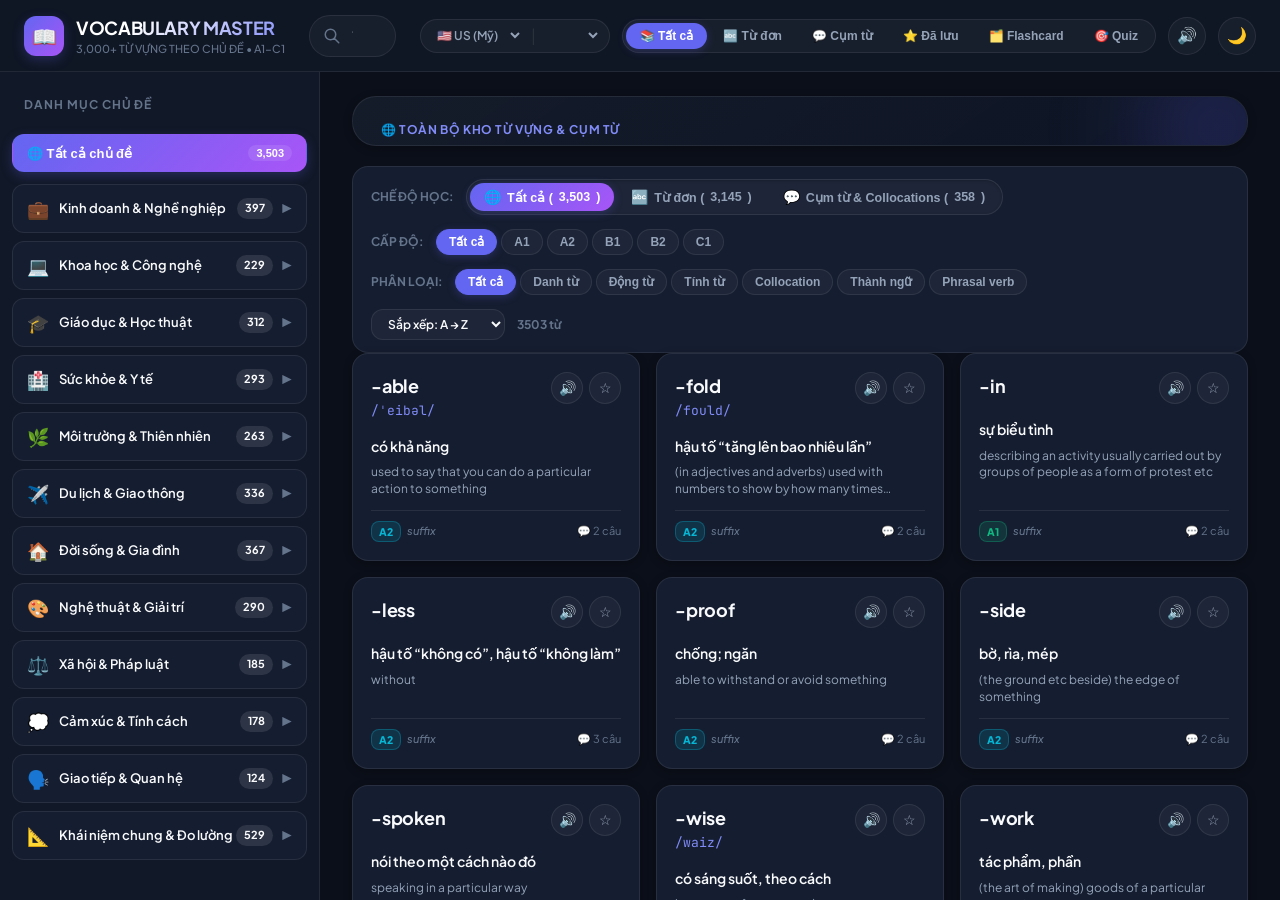
<file: index.html>
<!DOCTYPE html>
<html lang="vi">
<head>
  <meta charset="UTF-8">
  <meta name="viewport" content="width=device-width, initial-scale=1.0">
  <title>Vocabulary Master - 3,000 Từ Vựng Tiếng Anh Theo Chủ Đề (A1 - C1)</title>
  <meta name="description" content="Nền tảng học 3,000 từ vựng tiếng Anh Oxford & Cambridge theo chủ đề, kèm phiên âm chuẩn IPA, phát âm giọng bản xứ và câu ví dụ thường dùng có dịch nghĩa.">
  
  <!-- Modern Typography Fonts -->
  <link rel="preconnect" href="https://fonts.googleapis.com">
  <link rel="preconnect" href="https://fonts.gstatic.com" crossorigin>
  <link href="https://fonts.googleapis.com/css2?family=JetBrains+Mono:wght@400;500;600&family=Plus+Jakarta+Sans:wght@400;500;600;700;800&display=swap" rel="stylesheet">
  
  <link rel="stylesheet" href="vocab-app.css">
</head>
<body>
  <div class="app-container">
    <!-- APP HEADER -->
    <header class="app-header">
      <div class="header-left">
        <button class="btn-toggle-sidebar" id="btnToggleSidebar" title="Mở danh mục chủ đề">
          ☰
        </button>
        <a href="#" class="brand-badge" id="brandHomeLink">
          <div class="brand-logo-icon">📖</div>
          <div class="brand-text">
            <h1>VOCABULARY MASTER</h1>
            <p>3,000+ TỪ VỰNG THEO CHỦ ĐỀ &bull; A1-C1</p>
          </div>
        </a>
      </div>

      <!-- Live Search Bar -->
      <div class="header-center">
        <div class="search-box">
          <svg fill="none" stroke="currentColor" viewBox="0 0 24 24">
            <path stroke-linecap="round" stroke-linejoin="round" stroke-width="2" d="M21 21l-6-6m2-5a7 7 0 11-14 0 7 7 0 0114 0z"></path>
          </svg>
          <input type="text" id="searchInput" class="search-input" placeholder="Tìm kiếm từ vựng (tiếng Anh hoặc nghĩa tiếng Việt)..." autocomplete="off">
          <button class="btn-clear-search" id="btnClearSearch" title="Xóa tìm kiếm">✕</button>
        </div>
      </div>

      <div class="header-right">
        <!-- Audio Accent & Speed Selector -->
        <div class="audio-controls" title="Cài đặt phát âm">
          <select id="voiceSelect" class="select-voice" title="Chọn giọng đọc">
            <option value="en-US">🇺🇸 US (Mỹ)</option>
            <option value="en-GB">🇬🇧 UK (Anh)</option>
          </select>
          <span style="color:var(--border-subtle);">|</span>
          <select id="speedSelect" class="select-speed" title="Tốc độ phát âm">
            <option value="0.8">0.8x</option>
            <option value="1.0" selected>1.0x</option>
            <option value="1.2">1.2x</option>
          </select>
        </div>

        <!-- View Modes (Browse, Starred, Flashcards, Quiz) -->
        <!-- View Modes (Browse, Starred, Flashcards, Quiz) -->
        <div class="view-tabs">
          <button class="view-tab-btn active" data-view="browse" id="tabBrowseAll" title="Xem tất cả từ vựng và cụm từ">
            📚 Tất cả
          </button>
          <button class="view-tab-btn" data-view="words" id="tabOnlyWords" title="Chế độ chỉ xem Từ đơn">
            🔤 Từ đơn
          </button>
          <button class="view-tab-btn" data-view="phrases" id="tabOnlyPhrases" title="Chế độ chỉ xem Cụm từ, Collocations & Idioms">
            💬 Cụm từ
          </button>
          <button class="view-tab-btn" data-view="starred" title="Từ vựng đã lưu">
            ⭐ Đã lưu
          </button>
          <button class="view-tab-btn" data-view="flashcards" title="Thẻ ghi nhớ Flashcard">
            🗂️ Flashcard
          </button>
          <button class="view-tab-btn" data-view="quiz" title="Luyện tập trắc nghiệm">
            🎯 Quiz
          </button>
        </div>

        <!-- Sound Effects Toggle -->
        <button class="icon-btn" id="soundToggleBtn" title="Bật/Tắt âm thanh hiệu ứng">
          🔊
        </button>

        <!-- Dark/Light Theme Toggle -->
        <button class="icon-btn" id="themeToggleBtn" title="Chuyển đổi giao diện Sáng / Tối">
          🌙
        </button>
      </div>
    </header>

    <!-- MAIN APP WRAPPER -->
    <div class="main-wrapper">
      <!-- SIDEBAR: TOPIC CATEGORIES ACCORDION -->
      <aside class="sidebar" id="sidebar">
        <div class="sidebar-header">
          <span class="sidebar-title">Danh Mục Chủ Đề</span>
        </div>

        <button class="all-topics-btn active" id="allTopicsBtn">
          <span>🌐 Tất cả chủ đề</span>
          <span class="count-badge" id="allTopicsCount">3,503</span>
        </button>

        <div id="topicAccordionContainer" style="display:flex; flex-direction:column; gap:8px;">
          <!-- Topic groups loaded dynamically -->
        </div>
      </aside>

      <!-- CONTENT AREA -->
      <main class="content-area">
        <!-- TOPIC BANNER -->
        <section class="topic-banner">
          <div class="banner-content">
            <div class="banner-eyebrow" id="bannerEyebrow">
              🌐 TOÀN BỘ KHO TỪ VỰNG & CỤM TỪ
            </div>
            <h2 class="banner-title" id="bannerTitle">
              3,500+ Từ Vựng & Cụm Từ Theo Chủ Đề (A1 - C1)
            </h2>
            <p class="banner-desc" id="bannerDesc">
              Tuyển tập toàn diện hơn 3,500 từ vựng cốt lõi và cụm từ thực tế (collocations, idioms, phrasal verbs) Oxford & Cambridge, phân loại theo chủ đề, kèm phiên âm chuẩn IPA, audio và câu ví dụ thông dụng.
            </p>
          </div>
        </section>

        <!-- BROWSE / STARRED VIEW PANEL -->
        <div class="view-panel active" id="browseViewPanel">
          <!-- FILTER & TOOLBAR -->
          <div class="filter-toolbar">
            <!-- Mode Selector (All vs Single Words vs Phrases) -->
            <div class="filter-group mode-filter-group">
              <span class="filter-label">Chế độ học:</span>
              <div class="mode-segmented-control" id="vocabModePills">
                <button class="mode-pill active" data-mode="all" title="Xem tất cả từ đơn và cụm từ">
                  <span class="mode-icon">🌐</span> Tất cả (<span id="modeCountAll">3,503</span>)
                </button>
                <button class="mode-pill" data-mode="words" title="Chỉ học từ vựng riêng lẻ">
                  <span class="mode-icon">🔤</span> Từ đơn (<span id="modeCountWords">3,145</span>)
                </button>
                <button class="mode-pill" data-mode="phrases" title="Chế độ học cụm từ, collocations & idioms thực tế">
                  <span class="mode-icon">💬</span> Cụm từ & Collocations (<span id="modeCountPhrases">358</span>)
                </button>
              </div>
            </div>

            <div class="filter-group">
              <span class="filter-label">Cấp độ:</span>
              <div class="filter-pills" id="levelFilterPills">
                <button class="filter-pill active" data-level="all">Tất cả</button>
                <button class="filter-pill" data-level="A1">A1</button>
                <button class="filter-pill" data-level="A2">A2</button>
                <button class="filter-pill" data-level="B1">B1</button>
                <button class="filter-pill" data-level="B2">B2</button>
                <button class="filter-pill" data-level="C1">C1</button>
              </div>
            </div>

            <div class="filter-group">
              <span class="filter-label">Phân loại:</span>
              <div class="filter-pills" id="posFilterPills">
                <button class="filter-pill active" data-pos="all">Tất cả</button>
                <button class="filter-pill" data-pos="noun">Danh từ</button>
                <button class="filter-pill" data-pos="verb">Động từ</button>
                <button class="filter-pill" data-pos="adjective">Tính từ</button>
                <button class="filter-pill" data-pos="collocation">Collocation</button>
                <button class="filter-pill" data-pos="idiom">Thành ngữ</button>
                <button class="filter-pill" data-pos="phrasal verb">Phrasal verb</button>
              </div>
            </div>

            <div class="filter-right">
              <select id="sortSelect" class="sort-select">
                <option value="az">Sắp xếp: A &rarr; Z</option>
                <option value="za">Sắp xếp: Z &rarr; A</option>
                <option value="level-asc">Cấp độ: A1 &rarr; C1</option>
                <option value="level-desc">Cấp độ: C1 &rarr; A1</option>
              </select>
              <span class="result-count-badge" id="resultCountBadge">0 mục</span>
            </div>
          </div>

          <!-- VOCABULARY CARDS GRID -->
          <div class="vocab-grid" id="vocabGrid">
            <!-- Word cards rendered here -->
          </div>

          <!-- EMPTY STATE -->
          <div class="empty-state" id="emptyState" style="display: none;">
            <div class="empty-icon">🔍</div>
            <h3 class="empty-title">Không tìm thấy từ vựng phù hợp</h3>
            <p class="empty-desc">Hãy thử thay đổi từ khóa tìm kiếm hoặc bỏ bớt các bộ lọc cấp độ / từ loại.</p>
          </div>
        </div>

        <!-- FLASHCARDS VIEW PANEL -->
        <div class="view-panel" id="flashcardsViewPanel">
          <div class="flashcard-container">
            <div class="flashcard-progress">
              <span id="flashcardProgressText">Thẻ 1 / 100</span>
              <span style="font-size:12px; color:var(--text-muted);">Bấm vào thẻ hoặc phím cách để lật</span>
            </div>

            <div class="flashcard-scene">
              <div class="flashcard" id="flashcardElem">
                <!-- Front Side -->
                <div class="card-face card-face-front">
                  <div style="display:flex; gap:8px; margin-bottom:12px;">
                    <span class="badge-level level-b1" id="flashcardLevel">B1</span>
                    <span class="badge-pos" id="flashcardPos">noun</span>
                  </div>
                  <h2 style="font-size:36px; font-weight:800; color:var(--text-main);" id="flashcardWord">Word</h2>
                  <p style="font-size:16px; color:var(--primary-light); font-family:var(--font-mono); margin: 8px 0 20px 0;" id="flashcardIpa">/wɜːd/</p>
                  <button class="btn-ctrl" id="btnFlashcardAudio">🔊 Phát âm</button>
                  <span class="card-flip-hint">👆 Chạm hoặc nhấn để xem nghĩa & ví dụ</span>
                </div>

                <!-- Back Side -->
                <div class="card-face card-face-back">
                  <div>
                    <h3 style="font-size:20px; font-weight:700; color:var(--text-main);" id="flashcardMeaning">Nghĩa tiếng Việt</h3>
                    <p style="font-size:13.5px; color:var(--text-secondary); margin-top:6px;" id="flashcardDef">English definition</p>
                  </div>
                  <div style="width:100%; text-align:left; background:var(--bg-surface); padding:14px; border-radius:var(--radius-md); border:1px solid var(--border-subtle);" id="flashcardExamples">
                    <!-- Examples -->
                  </div>
                  <span class="card-flip-hint">👆 Chạm để quay lại mặt trước</span>
                </div>
              </div>
            </div>

            <!-- Flashcard Controls -->
            <div class="flashcard-controls">
              <button class="btn-ctrl" id="btnPrevFlashcard">◀ Thẻ trước</button>
              <button class="btn-ctrl btn-primary" id="btnFlipCard">🔄 Lật thẻ</button>
              <button class="btn-ctrl" id="btnNextFlashcard">Thẻ sau ▶</button>
            </div>
          </div>
        </div>

        <!-- QUIZ VIEW PANEL -->
        <div class="view-panel" id="quizViewPanel">
          <div class="quiz-container">
            <div class="quiz-card-box">
              <div style="display:flex; justify-content:space-between; align-items:center;">
                <span style="font-size:13px; font-weight:700; color:var(--primary-light);" id="quizProgressText">Câu hỏi 1 / 10</span>
                <span style="font-size:13px; font-weight:700; color:var(--success);" id="quizScoreText">Điểm: 0</span>
              </div>

              <div>
                <h2 style="font-size:32px; font-weight:800; color:var(--text-main);" id="quizQuestionWord">abandon</h2>
                <div style="display:flex; align-items:center; gap:8px; margin-top:4px;">
                  <span style="font-size:14px; color:var(--primary-light); font-family:var(--font-mono);" id="quizQuestionIpa">/əˈbæn.dən/</span>
                  <span style="font-size:13px; color:var(--text-muted);" id="quizQuestionPos">(verb)</span>
                </div>
              </div>

              <div class="quiz-options" id="quizOptionsContainer">
                <!-- 4 Options Rendered Here -->
              </div>

              <button class="btn-ctrl btn-primary" style="margin-left:auto; display:none;" id="btnNextQuiz">
                Câu tiếp theo ▶
              </button>
            </div>
          </div>
        </div>

      </main>
    </div>

    <!-- WORD DETAIL DRAWER -->
    <div class="drawer-overlay" id="drawerOverlay">
      <div class="word-drawer" id="wordDrawer">
        <!-- Drawer Header -->
        <div class="drawer-header">
          <div class="drawer-nav-btns">
            <button class="btn-drawer-nav" id="btnPrevWord" title="Từ trước">◀ Trước</button>
            <button class="btn-drawer-nav" id="btnNextWord" title="Từ tiếp theo">Sau ▶</button>
          </div>
          <button class="btn-close-drawer" id="btnCloseDrawer" title="Đóng cửa sổ">✕</button>
        </div>

        <!-- Drawer Body -->
        <div class="drawer-body">
          <!-- Word Hero Box -->
          <div class="drawer-word-hero">
            <div class="hero-word-row">
              <h2 class="hero-word" id="drawerWord">abandon</h2>
              <div style="display:flex; align-items:center; gap:10px;">
                <button class="btn-card-star" id="btnDrawerStar" style="width:40px; height:40px; font-size:18px;" title="Lưu từ này">☆</button>
                <button class="btn-hero-audio" id="btnHeroAudio" title="Nghe phát âm từ này">🔊</button>
              </div>
            </div>

            <div class="hero-meta">
              <span class="hero-ipa" id="drawerIpa">/əˈbæn.dən/</span>
              <span class="badge-level level-b2" id="drawerLevelBadge">B2</span>
              <span class="badge-pos" id="drawerPosBadge">verb</span>
              <span class="badge-pos" id="drawerTopicTag" style="font-style:normal; background:var(--bg-surface); padding:2px 8px; border-radius:var(--radius-sm); border:1px solid var(--border-subtle);">📌 Chủ đề</span>
            </div>

            <div class="hero-meaning-vi" id="drawerMeaningVi">từ bỏ, bỏ rơi</div>
            <div class="hero-def-en" id="drawerDefEn">to leave a place, thing, or person forever; to stop doing something before finishing</div>
          </div>

          <!-- Synonyms Section -->
          <div class="synonyms-section" id="synonymsContainer">
            <span class="section-label">Từ đồng nghĩa (Synonyms):</span>
            <div class="synonyms-pills" id="synonymsList">
              <!-- Synonyms pills -->
            </div>
          </div>

          <!-- Practical Example Sentences Section -->
          <div class="examples-section">
            <span class="section-label">💬 Câu ví dụ thường sử dụng (2-3 câu / từ):</span>
            <div id="examplesContainer" style="display:flex; flex-direction:column; gap:10px;">
              <!-- Example cards rendered dynamically with audio buttons -->
            </div>
          </div>
        </div>
      </div>
    </div>
  </div>

  <!-- BUNDLED VOCABULARY DATA (Works locally without CORS error) -->
  <script src="data/topics_vocab_data.js"></script>
  <!-- APPLICATION ENGINE -->
  <script src="vocab-app.js"></script>
</body>
</html>
</file>
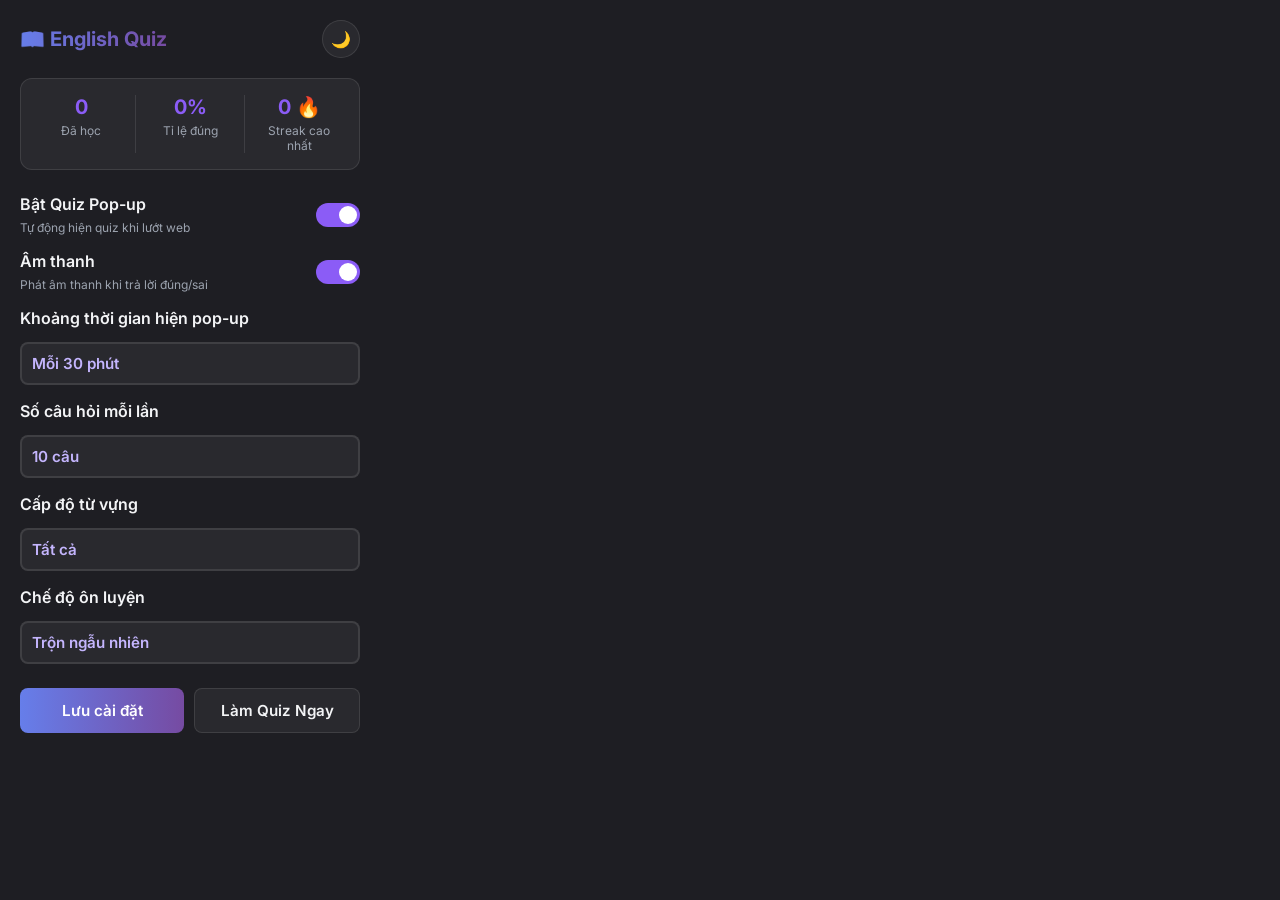
<file: popup/popup.html>
<!DOCTYPE html>
<html lang="vi">
<head>
  <meta charset="UTF-8">
  <meta name="viewport" content="width=device-width, initial-scale=1.0">
  <title>English Quiz Settings</title>
  <link rel="stylesheet" href="popup.css">
  <link href="https://fonts.googleapis.com/css2?family=Inter:wght@400;500;600;700&display=swap" rel="stylesheet">
</head>
<body class="dark-theme">
  <div class="container">
    <header>
      <div class="logo">📖 English Quiz</div>
      <div class="toggle-switch">
        <input type="checkbox" id="themeToggle">
        <label for="themeToggle" class="toggle-label" title="Toggle Light/Dark Mode">
          <span class="sun">☀️</span>
          <span class="moon">🌙</span>
        </label>
      </div>
    </header>

    <div class="stats-card">
      <div class="stat-item">
        <div class="stat-value" id="stat-total">0</div>
        <div class="stat-label">Đã học</div>
      </div>
      <div class="stat-divider"></div>
      <div class="stat-item">
        <div class="stat-value" id="stat-percent">0%</div>
        <div class="stat-label">Tỉ lệ đúng</div>
      </div>
      <div class="stat-divider"></div>
      <div class="stat-item">
        <div class="stat-value"><span id="stat-streak">0</span> 🔥</div>
        <div class="stat-label">Streak cao nhất</div>
      </div>
    </div>

    <div class="settings-section">
      <div class="setting-row">
        <div class="setting-info">
          <label for="enableToggle">Bật Quiz Pop-up</label>
          <div class="setting-desc">Tự động hiện quiz khi lướt web</div>
        </div>
        <label class="switch">
          <input type="checkbox" id="enableToggle" checked>
          <span class="slider round"></span>
        </label>
      </div>

      <div class="setting-row">
        <div class="setting-info">
          <label for="soundToggle">Âm thanh</label>
          <div class="setting-desc">Phát âm thanh khi trả lời đúng/sai</div>
        </div>
        <label class="switch">
          <input type="checkbox" id="soundToggle" checked>
          <span class="slider round"></span>
        </label>
      </div>

      <div class="setting-row">
        <label for="intervalSelect">Khoảng thời gian hiện pop-up</label>
        <select id="intervalSelect">
          <option value="5">Mỗi 5 phút</option>
          <option value="10">Mỗi 10 phút</option>
          <option value="15">Mỗi 15 phút</option>
          <option value="30" selected>Mỗi 30 phút</option>
          <option value="60">Mỗi 1 giờ</option>
          <option value="120">Mỗi 2 giờ</option>
          <option value="360">Mỗi 6 giờ</option>
          <option value="720">Mỗi 12 giờ</option>
        </select>
      </div>

      <div class="setting-row">
        <label for="questionsSelect">Số câu hỏi mỗi lần</label>
        <select id="questionsSelect">
          <option value="5">5 câu</option>
          <option value="10" selected>10 câu</option>
          <option value="20">20 câu</option>
          <option value="30">30 câu</option>
          <option value="40">40 câu</option>
          <option value="50">50 câu</option>
        </select>
      </div>
      
      <div class="setting-row">
        <label for="difficultySelect">Cấp độ từ vựng</label>
        <select id="difficultySelect">
          <option value="1">Cơ bản</option>
          <option value="2">Trung bình</option>
          <option value="3">Nâng cao</option>
          <option value="all" selected>Tất cả</option>
        </select>
      </div>

      <div class="setting-row">
        <label for="quizModeSelect">Chế độ ôn luyện</label>
        <select id="quizModeSelect">
          <option value="word">Từ vựng (Anh -> Việt)</option>
          <option value="word_reverse">Từ vựng (Việt -> Anh)</option>
          <option value="sentence">Câu (Anh -> Việt)</option>
          <option value="sentence_reverse">Câu (Việt -> Anh)</option>
          <option value="random" selected>Trộn ngẫu nhiên</option>
        </select>
      </div>
    </div>

    <div class="action-buttons">
      <button id="saveBtn" class="btn btn-primary">Lưu cài đặt</button>
      <button id="triggerBtn" class="btn btn-secondary">Làm Quiz Ngay</button>
    </div>
    
    <div id="saveStatus" class="status-msg"></div>
  </div>

  <script src="popup.js"></script>
</body>
</html>
</file>
<file: vocab-app.css>
/* ==========================================================================
   VOCABULARY MASTER - THEMATIC VOCABULARY PLATFORM (A1 - C1)
   Modern, Rich Aesthetics Design System
   ========================================================================== */

:root {
  --font-main: 'Plus Jakarta Sans', -apple-system, BlinkMacSystemFont, 'Segoe UI', Roboto, Helvetica, Arial, sans-serif;
  --font-mono: 'JetBrains Mono', 'Fira Code', monospace;

  /* Color Palette - Dark Theme Default */
  --bg-primary: #0b0f19;
  --bg-secondary: #111827;
  --bg-card: #151d30;
  --bg-card-hover: #1c2740;
  --bg-card-active: #22304f;
  --bg-surface: rgba(255, 255, 255, 0.04);
  --bg-glass: rgba(17, 24, 39, 0.85);

  --border-subtle: rgba(255, 255, 255, 0.08);
  --border-hover: rgba(99, 102, 241, 0.35);
  --border-focus: #6366f1;

  --text-main: #f9fafb;
  --text-secondary: #94a3b8;
  --text-muted: #64748b;
  --text-inverse: #0b0f19;

  /* Brand Accents */
  --primary: #6366f1;
  --primary-light: #818cf8;
  --primary-dark: #4f46e5;
  --primary-glow: rgba(99, 102, 241, 0.25);
  --gradient-primary: linear-gradient(135deg, #6366f1 0%, #a855f7 100%);
  --gradient-card: linear-gradient(145deg, rgba(30, 41, 59, 0.5) 0%, rgba(15, 23, 42, 0.7) 100%);

  /* CEFR Level Badges */
  --badge-a1: #10b981;
  --badge-a1-bg: rgba(16, 185, 129, 0.15);
  --badge-a2: #06b6d4;
  --badge-a2-bg: rgba(6, 182, 212, 0.15);
  --badge-b1: #3b82f6;
  --badge-b1-bg: rgba(59, 130, 246, 0.15);
  --badge-b2: #f59e0b;
  --badge-b2-bg: rgba(245, 158, 11, 0.15);
  --badge-c1: #ec4899;
  --badge-c1-bg: rgba(236, 72, 153, 0.15);

  /* Functional Accents */
  --success: #10b981;
  --error: #ef4444;
  --warning: #f59e0b;
  --info: #3b82f6;

  /* Elevation Shadows */
  --shadow-sm: 0 2px 8px rgba(0, 0, 0, 0.25);
  --shadow-md: 0 4px 20px rgba(0, 0, 0, 0.35);
  --shadow-lg: 0 10px 30px rgba(0, 0, 0, 0.5);
  --shadow-glow: 0 0 25px rgba(99, 102, 241, 0.2);

  --radius-sm: 8px;
  --radius-md: 12px;
  --radius-lg: 16px;
  --radius-xl: 24px;
  --radius-full: 9999px;

  --sidebar-width: 320px;
  --header-height: 72px;
  --transition-fast: 0.15s ease;
  --transition-normal: 0.25s cubic-bezier(0.4, 0, 0.2, 1);
}

/* Light Theme Variables */
body.light-theme {
  --bg-primary: #f8fafc;
  --bg-secondary: #f1f5f9;
  --bg-card: #ffffff;
  --bg-card-hover: #f8fafc;
  --bg-card-active: #eef2ff;
  --bg-surface: rgba(0, 0, 0, 0.03);
  --bg-glass: rgba(255, 255, 255, 0.9);

  --border-subtle: rgba(0, 0, 0, 0.08);
  --border-hover: rgba(99, 102, 241, 0.35);
  --border-focus: #6366f1;

  --text-main: #0f172a;
  --text-secondary: #475569;
  --text-muted: #94a3b8;
  --text-inverse: #ffffff;

  --gradient-card: linear-gradient(145deg, #ffffff 0%, #f8fafc 100%);
  --shadow-sm: 0 2px 8px rgba(0, 0, 0, 0.04);
  --shadow-md: 0 4px 20px rgba(0, 0, 0, 0.06);
  --shadow-lg: 0 10px 30px rgba(0, 0, 0, 0.1);
  --shadow-glow: 0 0 20px rgba(99, 102, 241, 0.15);
}

/* Base Reset */
*, *::before, *::after {
  box-sizing: border-box;
  margin: 0;
  padding: 0;
}

body {
  font-family: var(--font-main);
  background-color: var(--bg-primary);
  color: var(--text-main);
  line-height: 1.5;
  overflow-x: hidden;
  min-height: 100vh;
  transition: background-color var(--transition-normal), color var(--transition-normal);
}

/* Scrollbar Customization */
::-webkit-scrollbar {
  width: 8px;
  height: 8px;
}
::-webkit-scrollbar-track {
  background: var(--bg-primary);
}
::-webkit-scrollbar-thumb {
  background: rgba(255, 255, 255, 0.15);
  border-radius: var(--radius-full);
}
body.light-theme ::-webkit-scrollbar-thumb {
  background: rgba(0, 0, 0, 0.15);
}
::-webkit-scrollbar-thumb:hover {
  background: var(--primary);
}

/* ==========================================================================
   APP CONTAINER LAYOUT
   ========================================================================== */
.app-container {
  display: flex;
  flex-direction: column;
  min-height: 100vh;
}

/* HEADER */
.app-header {
  height: var(--header-height);
  background: var(--bg-glass);
  backdrop-filter: blur(12px);
  -webkit-backdrop-filter: blur(12px);
  border-bottom: 1px solid var(--border-subtle);
  position: sticky;
  top: 0;
  z-index: 50;
  display: flex;
  align-items: center;
  justify-content: space-between;
  padding: 0 24px;
}

.header-left {
  display: flex;
  align-items: center;
  gap: 16px;
}

.btn-toggle-sidebar {
  display: none;
  background: transparent;
  border: none;
  font-size: 20px;
  color: var(--text-main);
  cursor: pointer;
  padding: 8px;
  border-radius: var(--radius-sm);
}
.btn-toggle-sidebar:hover {
  background: var(--bg-surface);
}

.brand-badge {
  display: flex;
  align-items: center;
  gap: 12px;
  text-decoration: none;
  color: inherit;
}

.brand-logo-icon {
  width: 40px;
  height: 40px;
  border-radius: var(--radius-md);
  background: var(--gradient-primary);
  display: flex;
  align-items: center;
  justify-content: center;
  font-size: 20px;
  box-shadow: 0 4px 12px var(--primary-glow);
  flex-shrink: 0;
}

.brand-text h1 {
  font-size: 18px;
  font-weight: 700;
  letter-spacing: -0.02em;
  background: linear-gradient(135deg, #fff 30%, var(--primary-light) 100%);
  -webkit-background-clip: text;
  -webkit-text-fill-color: transparent;
}
body.light-theme .brand-text h1 {
  background: linear-gradient(135deg, #0f172a 30%, var(--primary) 100%);
  -webkit-background-clip: text;
  -webkit-text-fill-color: transparent;
}

.brand-text p {
  font-size: 11px;
  color: var(--text-muted);
  font-weight: 500;
}

.header-center {
  flex: 1;
  max-width: 500px;
  margin: 0 24px;
}

.search-box {
  position: relative;
  width: 100%;
}

.search-box svg {
  position: absolute;
  left: 14px;
  top: 50%;
  transform: translateY(-50%);
  width: 18px;
  height: 18px;
  color: var(--text-muted);
  pointer-events: none;
  transition: color var(--transition-fast);
}

.search-input {
  width: 100%;
  height: 42px;
  background: var(--bg-surface);
  border: 1px solid var(--border-subtle);
  border-radius: var(--radius-full);
  padding: 0 42px 0 42px;
  color: var(--text-main);
  font-size: 14px;
  font-family: inherit;
  transition: all var(--transition-fast);
}

.search-input:focus {
  outline: none;
  border-color: var(--border-focus);
  background: var(--bg-secondary);
  box-shadow: 0 0 0 3px var(--primary-glow);
}

.search-input:focus + svg {
  color: var(--primary);
}

.btn-clear-search {
  position: absolute;
  right: 12px;
  top: 50%;
  transform: translateY(-50%);
  background: transparent;
  border: none;
  color: var(--text-muted);
  font-size: 16px;
  cursor: pointer;
  display: none;
  padding: 4px;
}
.btn-clear-search:hover {
  color: var(--text-main);
}

.header-right {
  display: flex;
  align-items: center;
  gap: 12px;
}

/* Accent & Voice Control Bar */
.audio-controls {
  display: flex;
  align-items: center;
  gap: 8px;
  background: var(--bg-surface);
  border: 1px solid var(--border-subtle);
  border-radius: var(--radius-full);
  padding: 4px 8px;
}

.select-voice, .select-speed {
  background: transparent;
  border: none;
  color: var(--text-secondary);
  font-size: 12px;
  font-weight: 600;
  font-family: inherit;
  cursor: pointer;
  outline: none;
  padding: 2px 4px;
}

.select-voice option, .select-speed option {
  background: var(--bg-card);
  color: var(--text-main);
}

/* Nav View Modes */
.view-tabs {
  display: flex;
  background: var(--bg-surface);
  border: 1px solid var(--border-subtle);
  border-radius: var(--radius-full);
  padding: 3px;
  gap: 2px;
}

.view-tab-btn {
  background: transparent;
  border: none;
  color: var(--text-secondary);
  font-size: 12px;
  font-weight: 600;
  padding: 6px 14px;
  border-radius: var(--radius-full);
  cursor: pointer;
  transition: all var(--transition-fast);
  display: flex;
  align-items: center;
  gap: 6px;
}

.view-tab-btn:hover {
  color: var(--text-main);
}

.view-tab-btn.active {
  background: var(--primary);
  color: #fff;
  box-shadow: 0 2px 8px var(--primary-glow);
}

/* Theme & Sound Toggles */
.icon-btn {
  width: 38px;
  height: 38px;
  border-radius: var(--radius-full);
  background: var(--bg-surface);
  border: 1px solid var(--border-subtle);
  color: var(--text-secondary);
  display: flex;
  align-items: center;
  justify-content: center;
  cursor: pointer;
  font-size: 16px;
  transition: all var(--transition-fast);
}

.icon-btn:hover {
  background: var(--bg-card-hover);
  color: var(--text-main);
  border-color: var(--border-hover);
}

/* ==========================================================================
   MAIN CONTENT SPLIT: SIDEBAR + CONTENT
   ========================================================================== */
.main-wrapper {
  display: flex;
  flex: 1;
  position: relative;
}

/* TOPIC SIDEBAR */
.sidebar {
  width: var(--sidebar-width);
  background: var(--bg-secondary);
  border-right: 1px solid var(--border-subtle);
  overflow-y: auto;
  height: calc(100vh - var(--header-height));
  position: sticky;
  top: var(--header-height);
  flex-shrink: 0;
  padding: 16px 12px;
  display: flex;
  flex-direction: column;
  gap: 12px;
}

.sidebar-header {
  padding: 8px 12px;
  display: flex;
  align-items: center;
  justify-content: space-between;
}

.sidebar-title {
  font-size: 12px;
  text-transform: uppercase;
  letter-spacing: 0.08em;
  font-weight: 700;
  color: var(--text-muted);
}

.all-topics-btn {
  display: flex;
  align-items: center;
  justify-content: space-between;
  width: 100%;
  padding: 10px 14px;
  background: var(--bg-surface);
  border: 1px solid var(--border-subtle);
  border-radius: var(--radius-md);
  color: var(--text-main);
  font-size: 13px;
  font-weight: 600;
  cursor: pointer;
  transition: all var(--transition-fast);
}

.all-topics-btn:hover {
  background: var(--bg-card-hover);
  border-color: var(--border-hover);
}

.all-topics-btn.active {
  background: var(--gradient-primary);
  border-color: transparent;
  color: #fff;
  box-shadow: 0 4px 12px var(--primary-glow);
}

.count-badge {
  font-size: 11px;
  padding: 2px 8px;
  border-radius: var(--radius-full);
  background: rgba(255, 255, 255, 0.1);
  color: inherit;
  font-weight: 700;
}

/* Topic Accordion Groups */
.topic-group-item {
  border: 1px solid var(--border-subtle);
  border-radius: var(--radius-md);
  overflow: hidden;
  background: var(--bg-card);
  transition: border-color var(--transition-fast);
}

.topic-group-item:hover {
  border-color: var(--border-hover);
}

.topic-group-header {
  display: flex;
  align-items: center;
  justify-content: space-between;
  padding: 10px 14px;
  cursor: pointer;
  user-select: none;
  background: transparent;
  transition: background var(--transition-fast);
}

.topic-group-header:hover {
  background: var(--bg-surface);
}

.group-title-wrap {
  display: flex;
  align-items: center;
  gap: 10px;
}

.group-icon {
  font-size: 18px;
}

.group-name {
  font-size: 13px;
  font-weight: 600;
  color: var(--text-main);
}

.group-arrow {
  font-size: 12px;
  color: var(--text-muted);
  transition: transform var(--transition-normal);
}

.topic-group-item.open .group-arrow {
  transform: rotate(90deg);
}

.topic-sub-list {
  display: none;
  padding: 6px 8px 10px 8px;
  background: var(--bg-surface);
  border-top: 1px solid var(--border-subtle);
  flex-direction: column;
  gap: 3px;
}

.topic-group-item.open .topic-sub-list {
  display: flex;
}

.subtopic-btn {
  display: flex;
  align-items: center;
  justify-content: space-between;
  padding: 8px 12px;
  border-radius: var(--radius-sm);
  background: transparent;
  border: none;
  color: var(--text-secondary);
  font-size: 12.5px;
  font-weight: 500;
  font-family: inherit;
  cursor: pointer;
  text-align: left;
  transition: all var(--transition-fast);
}

.subtopic-btn:hover {
  background: var(--bg-card-hover);
  color: var(--text-main);
}

.subtopic-btn.active {
  background: var(--primary);
  color: #fff;
  font-weight: 600;
}

.subtopic-btn .count-badge {
  font-size: 10px;
  padding: 1px 6px;
  background: rgba(0, 0, 0, 0.2);
}
.subtopic-btn.active .count-badge {
  background: rgba(255, 255, 255, 0.25);
  color: #fff;
}

/* ==========================================================================
   CONTENT AREA
   ========================================================================== */
.content-area {
  flex: 1;
  padding: 24px 32px;
  overflow-y: auto;
  height: calc(100vh - var(--header-height));
  display: flex;
  flex-direction: column;
  gap: 20px;
}

/* TOPIC BANNER / CURRENT SELECTION */
.topic-banner {
  background: var(--gradient-card);
  border: 1px solid var(--border-subtle);
  border-radius: var(--radius-xl);
  padding: 24px 28px;
  position: relative;
  overflow: hidden;
  box-shadow: var(--shadow-sm);
}

.topic-banner::after {
  content: '';
  position: absolute;
  top: -40px;
  right: -40px;
  width: 140px;
  height: 140px;
  background: var(--primary-glow);
  filter: blur(50px);
  border-radius: 50%;
  pointer-events: none;
}

.banner-content {
  position: relative;
  z-index: 1;
}

.banner-eyebrow {
  font-size: 12px;
  font-weight: 700;
  text-transform: uppercase;
  letter-spacing: 0.05em;
  color: var(--primary-light);
  margin-bottom: 6px;
  display: flex;
  align-items: center;
  gap: 6px;
}

.banner-title {
  font-size: 24px;
  font-weight: 800;
  color: var(--text-main);
  letter-spacing: -0.02em;
  margin-bottom: 6px;
  display: flex;
  align-items: center;
  gap: 10px;
}

.banner-desc {
  font-size: 13.5px;
  color: var(--text-secondary);
  max-width: 650px;
}

/* FILTER & TOOLBAR */
.filter-toolbar {
  display: flex;
  align-items: center;
  justify-content: space-between;
  flex-wrap: wrap;
  gap: 14px;
  padding: 12px 18px;
  background: var(--bg-card);
  border: 1px solid var(--border-subtle);
  border-radius: var(--radius-lg);
}

.filter-group {
  display: flex;
  align-items: center;
  gap: 8px;
  flex-wrap: wrap;
}

.filter-label {
  font-size: 12px;
  font-weight: 700;
  color: var(--text-muted);
  text-transform: uppercase;
  margin-right: 4px;
}

.filter-pills {
  display: flex;
  align-items: center;
  gap: 4px;
  flex-wrap: wrap;
}

.filter-pill {
  padding: 5px 12px;
  border-radius: var(--radius-full);
  background: var(--bg-surface);
  border: 1px solid var(--border-subtle);
  font-size: 12px;
  font-weight: 600;
  color: var(--text-secondary);
  cursor: pointer;
  transition: all var(--transition-fast);
}

.filter-pill:hover {
  background: var(--bg-card-hover);
  color: var(--text-main);
}

.filter-pill.active {
  background: var(--primary);
  border-color: var(--primary);
  color: #fff;
  box-shadow: 0 2px 8px var(--primary-glow);
}

/* Specific Level Pill Colors */
.filter-pill[data-level="A1"].active { background: var(--badge-a1); border-color: var(--badge-a1); }
.filter-pill[data-level="A2"].active { background: var(--badge-a2); border-color: var(--badge-a2); }
.filter-pill[data-level="B1"].active { background: var(--badge-b1); border-color: var(--badge-b1); }
.filter-pill[data-level="B2"].active { background: var(--badge-b2); border-color: var(--badge-b2); }
.filter-pill[data-level="C1"].active { background: var(--badge-c1); border-color: var(--badge-c1); }

/* Mode Segmented Control (All / Words / Phrases) */
.mode-segmented-control {
  display: inline-flex;
  align-items: center;
  gap: 3px;
  background: var(--bg-surface);
  padding: 3px;
  border-radius: var(--radius-full);
  border: 1px solid var(--border-subtle);
  box-shadow: inset 0 1px 3px rgba(0, 0, 0, 0.2);
}

.mode-pill {
  display: inline-flex;
  align-items: center;
  gap: 6px;
  padding: 6px 14px;
  border-radius: var(--radius-full);
  background: transparent;
  border: none;
  font-size: 12.5px;
  font-weight: 600;
  color: var(--text-secondary);
  cursor: pointer;
  transition: all var(--transition-fast);
  user-select: none;
}

.mode-pill:hover {
  color: var(--text-main);
  background: rgba(255, 255, 255, 0.05);
}

.mode-pill.active {
  background: var(--gradient-primary);
  color: #ffffff;
  box-shadow: 0 2px 10px var(--primary-glow);
  font-weight: 700;
}

.mode-pill[data-mode="phrases"].active {
  background: linear-gradient(135deg, #ec4899 0%, #8b5cf6 100%);
  box-shadow: 0 2px 12px rgba(236, 72, 153, 0.35);
}

.mode-pill[data-mode="words"].active {
  background: linear-gradient(135deg, #3b82f6 0%, #06b6d4 100%);
  box-shadow: 0 2px 12px rgba(59, 130, 246, 0.35);
}

.mode-icon {
  font-size: 14px;
  display: inline-block;
}

/* Badge for Phrases & Collocations */
.badge-type-phrase {
  font-size: 10.5px;
  font-weight: 700;
  padding: 2px 8px;
  border-radius: var(--radius-sm);
  background: rgba(168, 85, 247, 0.15);
  color: #c084fc;
  border: 1px solid rgba(168, 85, 247, 0.35);
  display: inline-flex;
  align-items: center;
  gap: 3px;
}

.vocab-card.is-phrase-card {
  border-left: 3px solid #a855f7;
}

.vocab-card.is-phrase-card:hover {
  border-left-color: #ec4899;
}

.filter-right {
  display: flex;
  align-items: center;
  gap: 12px;
}

.sort-select {
  padding: 6px 12px;
  background: var(--bg-surface);
  border: 1px solid var(--border-subtle);
  border-radius: var(--radius-md);
  color: var(--text-main);
  font-size: 12px;
  font-family: inherit;
  font-weight: 600;
  cursor: pointer;
  outline: none;
}
.sort-select option {
  background: var(--bg-card);
  color: var(--text-main);
}

.result-count-badge {
  font-size: 12px;
  font-weight: 700;
  color: var(--text-muted);
}

/* ==========================================================================
   VOCABULARY GRID & CARDS
   ========================================================================== */
.vocab-grid {
  display: grid;
  grid-template-columns: repeat(auto-fill, minmax(280px, 1fr));
  gap: 16px;
}

.vocab-card {
  background: var(--bg-card);
  border: 1px solid var(--border-subtle);
  border-radius: var(--radius-lg);
  padding: 18px;
  cursor: pointer;
  transition: all var(--transition-normal);
  display: flex;
  flex-direction: column;
  justify-content: space-between;
  position: relative;
  overflow: hidden;
  box-shadow: var(--shadow-sm);
}

.vocab-card:hover {
  transform: translateY(-3px);
  border-color: var(--border-hover);
  background: var(--bg-card-hover);
  box-shadow: var(--shadow-md), var(--shadow-glow);
}

.vocab-card.active-selected {
  border-color: var(--primary);
  background: var(--bg-card-active);
  box-shadow: 0 0 0 2px var(--primary);
}

.card-top {
  display: flex;
  align-items: flex-start;
  justify-content: space-between;
  margin-bottom: 8px;
}

.card-header-info {
  display: flex;
  flex-direction: column;
  gap: 2px;
}

.word-title {
  font-size: 18px;
  font-weight: 700;
  color: var(--text-main);
  letter-spacing: -0.01em;
}

.word-phonetic {
  font-size: 13px;
  color: var(--primary-light);
  font-family: var(--font-mono);
}

.card-actions {
  display: flex;
  align-items: center;
  gap: 6px;
}

.btn-card-audio, .btn-card-star {
  width: 32px;
  height: 32px;
  border-radius: var(--radius-full);
  background: var(--bg-surface);
  border: 1px solid var(--border-subtle);
  color: var(--text-secondary);
  display: flex;
  align-items: center;
  justify-content: center;
  cursor: pointer;
  font-size: 14px;
  transition: all var(--transition-fast);
}

.btn-card-audio:hover {
  background: var(--primary);
  color: #fff;
  border-color: var(--primary);
  transform: scale(1.08);
}

.btn-card-star:hover {
  color: #f59e0b;
  border-color: rgba(245, 158, 11, 0.4);
}

.btn-card-star.starred {
  color: #f59e0b;
  background: rgba(245, 158, 11, 0.15);
  border-color: #f59e0b;
}

.card-meaning {
  font-size: 14px;
  font-weight: 600;
  color: var(--text-main);
  margin: 8px 0;
  line-height: 1.4;
  display: -webkit-box;
  -webkit-line-clamp: 2;
  -webkit-box-orient: vertical;
  overflow: hidden;
}

.card-definition-en {
  font-size: 12px;
  color: var(--text-secondary);
  line-height: 1.4;
  margin-bottom: 12px;
  display: -webkit-box;
  -webkit-line-clamp: 2;
  -webkit-box-orient: vertical;
  overflow: hidden;
}

.card-bottom {
  display: flex;
  align-items: center;
  justify-content: space-between;
  padding-top: 10px;
  border-top: 1px solid var(--border-subtle);
  margin-top: auto;
}

.badges-wrap {
  display: flex;
  align-items: center;
  gap: 6px;
}

.badge-level {
  font-size: 10.5px;
  font-weight: 800;
  padding: 2px 7px;
  border-radius: var(--radius-sm);
  text-transform: uppercase;
}

.badge-level.level-a1 { background: var(--badge-a1-bg); color: var(--badge-a1); border: 1px solid rgba(16, 185, 129, 0.3); }
.badge-level.level-a2 { background: var(--badge-a2-bg); color: var(--badge-a2); border: 1px solid rgba(6, 182, 212, 0.3); }
.badge-level.level-b1 { background: var(--badge-b1-bg); color: var(--badge-b1); border: 1px solid rgba(59, 130, 246, 0.3); }
.badge-level.level-b2 { background: var(--badge-b2-bg); color: var(--badge-b2); border: 1px solid rgba(245, 158, 11, 0.3); }
.badge-level.level-c1 { background: var(--badge-c1-bg); color: var(--badge-c1); border: 1px solid rgba(236, 72, 153, 0.3); }

.badge-pos {
  font-size: 11px;
  color: var(--text-muted);
  font-style: italic;
  font-weight: 500;
}

.examples-badge {
  font-size: 11px;
  color: var(--text-muted);
  display: flex;
  align-items: center;
  gap: 4px;
}

/* ==========================================================================
   WORD DETAIL DRAWER (SLIDE-IN MODAL)
   ========================================================================== */
.drawer-overlay {
  position: fixed;
  inset: 0;
  background: rgba(0, 0, 0, 0.65);
  backdrop-filter: blur(6px);
  -webkit-backdrop-filter: blur(6px);
  z-index: 100;
  opacity: 0;
  visibility: hidden;
  transition: all var(--transition-normal);
}

.drawer-overlay.active {
  opacity: 1;
  visibility: visible;
}

.word-drawer {
  position: fixed;
  top: 0;
  right: 0;
  bottom: 0;
  width: 520px;
  max-width: 95vw;
  background: var(--bg-card);
  border-left: 1px solid var(--border-subtle);
  box-shadow: var(--shadow-lg);
  z-index: 101;
  transform: translateX(100%);
  transition: transform var(--transition-normal);
  display: flex;
  flex-direction: column;
}

.drawer-overlay.active .word-drawer {
  transform: translateX(0);
}

.drawer-header {
  padding: 20px 24px;
  border-bottom: 1px solid var(--border-subtle);
  display: flex;
  align-items: center;
  justify-content: space-between;
}

.drawer-nav-btns {
  display: flex;
  align-items: center;
  gap: 8px;
}

.btn-drawer-nav {
  padding: 6px 12px;
  background: var(--bg-surface);
  border: 1px solid var(--border-subtle);
  border-radius: var(--radius-sm);
  color: var(--text-secondary);
  font-size: 12px;
  font-weight: 600;
  cursor: pointer;
  transition: all var(--transition-fast);
}
.btn-drawer-nav:hover {
  background: var(--bg-card-hover);
  color: var(--text-main);
}

.btn-close-drawer {
  width: 36px;
  height: 36px;
  border-radius: var(--radius-full);
  background: var(--bg-surface);
  border: none;
  color: var(--text-secondary);
  font-size: 18px;
  cursor: pointer;
  display: flex;
  align-items: center;
  justify-content: center;
  transition: all var(--transition-fast);
}
.btn-close-drawer:hover {
  background: var(--bg-card-hover);
  color: var(--text-main);
}

.drawer-body {
  padding: 24px;
  overflow-y: auto;
  flex: 1;
  display: flex;
  flex-direction: column;
  gap: 20px;
}

/* Word Main Hero in Drawer */
.drawer-word-hero {
  background: var(--gradient-card);
  border: 1px solid var(--border-subtle);
  border-radius: var(--radius-lg);
  padding: 20px;
  position: relative;
}

.hero-word-row {
  display: flex;
  align-items: center;
  justify-content: space-between;
  margin-bottom: 8px;
}

.hero-word {
  font-size: 30px;
  font-weight: 800;
  color: var(--text-main);
  letter-spacing: -0.02em;
}

.btn-hero-audio {
  width: 44px;
  height: 44px;
  border-radius: var(--radius-full);
  background: var(--gradient-primary);
  border: none;
  color: #fff;
  font-size: 18px;
  cursor: pointer;
  display: flex;
  align-items: center;
  justify-content: center;
  box-shadow: 0 4px 14px var(--primary-glow);
  transition: all var(--transition-fast);
}
.btn-hero-audio:hover {
  transform: scale(1.08);
}
.btn-hero-audio.playing {
  animation: pulse-glow 1.2s infinite;
}

@keyframes pulse-glow {
  0% { transform: scale(1); box-shadow: 0 0 0 0 var(--primary); }
  50% { transform: scale(1.05); box-shadow: 0 0 0 10px rgba(99, 102, 241, 0); }
  100% { transform: scale(1); box-shadow: 0 0 0 0 rgba(99, 102, 241, 0); }
}

.hero-meta {
  display: flex;
  align-items: center;
  gap: 10px;
  margin-bottom: 12px;
}

.hero-ipa {
  font-size: 15px;
  color: var(--primary-light);
  font-family: var(--font-mono);
  font-weight: 500;
}

.hero-meaning-vi {
  font-size: 16px;
  font-weight: 700;
  color: var(--text-main);
  line-height: 1.4;
  margin-bottom: 8px;
}

.hero-def-en {
  font-size: 13.5px;
  color: var(--text-secondary);
  line-height: 1.5;
}

/* Synonyms Pills */
.synonyms-section {
  display: flex;
  flex-direction: column;
  gap: 8px;
}

.section-label {
  font-size: 12px;
  font-weight: 700;
  text-transform: uppercase;
  letter-spacing: 0.05em;
  color: var(--text-muted);
}

.synonyms-pills {
  display: flex;
  flex-wrap: wrap;
  gap: 6px;
}

.synonym-pill {
  padding: 4px 10px;
  border-radius: var(--radius-full);
  background: var(--bg-surface);
  border: 1px solid var(--border-subtle);
  font-size: 12px;
  color: var(--text-secondary);
  cursor: pointer;
  transition: all var(--transition-fast);
}
.synonym-pill:hover {
  background: var(--bg-card-hover);
  color: var(--primary-light);
  border-color: var(--border-hover);
}

/* EXAMPLES SECTION IN DRAWER */
.examples-section {
  display: flex;
  flex-direction: column;
  gap: 12px;
}

.example-card {
  background: var(--bg-surface);
  border: 1px solid var(--border-subtle);
  border-radius: var(--radius-md);
  padding: 14px 16px;
  transition: all var(--transition-fast);
  position: relative;
}

.example-card:hover {
  border-color: var(--border-hover);
  background: var(--bg-card-hover);
}

.example-card.playing {
  border-color: var(--primary);
  background: var(--bg-card-active);
  box-shadow: 0 0 16px var(--primary-glow);
}

.example-en-row {
  display: flex;
  align-items: flex-start;
  justify-content: space-between;
  gap: 12px;
  margin-bottom: 6px;
}

.example-en-text {
  font-size: 14.5px;
  font-weight: 500;
  color: var(--text-main);
  line-height: 1.5;
}

.example-en-text .highlight-word {
  color: var(--primary-light);
  font-weight: 700;
  text-decoration: underline;
  text-underline-offset: 3px;
}

.btn-sentence-audio {
  width: 32px;
  height: 32px;
  border-radius: var(--radius-full);
  background: var(--bg-card);
  border: 1px solid var(--border-subtle);
  color: var(--text-secondary);
  font-size: 13px;
  cursor: pointer;
  display: flex;
  align-items: center;
  justify-content: center;
  flex-shrink: 0;
  transition: all var(--transition-fast);
}

.btn-sentence-audio:hover {
  background: var(--primary);
  color: #fff;
  border-color: var(--primary);
  transform: scale(1.1);
}

.example-card.playing .btn-sentence-audio {
  background: var(--primary);
  color: #fff;
}

.example-vi-text {
  font-size: 13px;
  color: var(--text-secondary);
  line-height: 1.4;
  font-style: normal;
}

/* ==========================================================================
   INTERACTIVE VIEWS: FLASHCARDS & QUIZ
   ========================================================================== */
.view-panel {
  display: none;
}

.view-panel.active {
  display: block;
}

/* FLASHCARD VIEW */
.flashcard-container {
  display: flex;
  flex-direction: column;
  align-items: center;
  justify-content: center;
  gap: 24px;
  padding: 40px 0;
  max-width: 600px;
  margin: 0 auto;
}

.flashcard-progress {
  width: 100%;
  display: flex;
  align-items: center;
  justify-content: space-between;
  color: var(--text-secondary);
  font-size: 13px;
  font-weight: 600;
}

.flashcard-scene {
  width: 100%;
  height: 360px;
  perspective: 1000px;
}

.flashcard {
  width: 100%;
  height: 100%;
  position: relative;
  transition: transform 0.6s cubic-bezier(0.4, 0, 0.2, 1);
  transform-style: preserve-3d;
  cursor: pointer;
}

.flashcard.is-flipped {
  transform: rotateY(180deg);
}

.card-face {
  position: absolute;
  width: 100%;
  height: 100%;
  backface-visibility: hidden;
  -webkit-backface-visibility: hidden;
  border-radius: var(--radius-xl);
  background: var(--gradient-card);
  border: 1px solid var(--border-subtle);
  box-shadow: var(--shadow-lg);
  display: flex;
  flex-direction: column;
  align-items: center;
  justify-content: center;
  padding: 32px;
  text-align: center;
}

.card-face-back {
  transform: rotateY(180deg);
  justify-content: space-between;
}

.card-flip-hint {
  font-size: 12px;
  color: var(--text-muted);
  margin-top: 16px;
}

.flashcard-controls {
  display: flex;
  align-items: center;
  gap: 16px;
}

.btn-ctrl {
  padding: 10px 24px;
  background: var(--bg-card);
  border: 1px solid var(--border-subtle);
  border-radius: var(--radius-full);
  color: var(--text-main);
  font-size: 14px;
  font-weight: 600;
  cursor: pointer;
  display: flex;
  align-items: center;
  gap: 8px;
  transition: all var(--transition-fast);
}

.btn-ctrl:hover {
  background: var(--bg-card-hover);
  border-color: var(--border-hover);
}

.btn-ctrl.btn-primary {
  background: var(--gradient-primary);
  border-color: transparent;
  color: #fff;
  box-shadow: 0 4px 14px var(--primary-glow);
}

/* QUIZ VIEW */
.quiz-container {
  max-width: 650px;
  margin: 0 auto;
  padding: 30px 0;
  display: flex;
  flex-direction: column;
  gap: 24px;
}

.quiz-card-box {
  background: var(--bg-card);
  border: 1px solid var(--border-subtle);
  border-radius: var(--radius-xl);
  padding: 32px;
  box-shadow: var(--shadow-md);
  display: flex;
  flex-direction: column;
  gap: 20px;
}

.quiz-options {
  display: flex;
  flex-direction: column;
  gap: 10px;
}

.quiz-opt-btn {
  padding: 14px 20px;
  border-radius: var(--radius-md);
  background: var(--bg-surface);
  border: 1px solid var(--border-subtle);
  color: var(--text-main);
  font-size: 14.5px;
  font-weight: 500;
  text-align: left;
  cursor: pointer;
  transition: all var(--transition-fast);
  display: flex;
  align-items: center;
  justify-content: space-between;
}

.quiz-opt-btn:hover {
  background: var(--bg-card-hover);
  border-color: var(--border-hover);
}

.quiz-opt-btn.correct {
  background: rgba(16, 185, 129, 0.2);
  border-color: var(--success);
  color: var(--success);
  font-weight: 700;
}

.quiz-opt-btn.wrong {
  background: rgba(239, 68, 68, 0.2);
  border-color: var(--error);
  color: var(--error);
}

/* Empty State / Not Found */
.empty-state {
  text-align: center;
  padding: 60px 20px;
  display: flex;
  flex-direction: column;
  align-items: center;
  gap: 12px;
}

.empty-icon {
  font-size: 48px;
  color: var(--text-muted);
}

.empty-title {
  font-size: 18px;
  font-weight: 700;
  color: var(--text-main);
}

.empty-desc {
  font-size: 13.5px;
  color: var(--text-secondary);
  max-width: 400px;
}

/* ==========================================================================
   RESPONSIVE DESIGN (TABLETS & PHONES)
   ========================================================================== */
@media (max-width: 992px) {
  .btn-toggle-sidebar {
    display: block;
  }
  
  .sidebar {
    position: fixed;
    top: var(--header-height);
    left: 0;
    bottom: 0;
    z-index: 60;
    transform: translateX(-100%);
    transition: transform var(--transition-normal);
    box-shadow: var(--shadow-lg);
  }
  
  .sidebar.open {
    transform: translateX(0);
  }
  
  .content-area {
    padding: 16px;
  }
  
  .header-center {
    margin: 0 12px;
  }
}

@media (max-width: 640px) {
  .header-center {
    display: none;
  }
  
  .search-box-mobile {
    display: block;
    margin-bottom: 12px;
  }
  
  .filter-toolbar {
    flex-direction: column;
    align-items: stretch;
  }
  
  .word-drawer {
    width: 100vw;
  }
}
</file>
<file: popup/popup.css>
:root {
  --bg-color: #1e1e23;
  --card-bg: rgba(255, 255, 255, 0.05);
  --text-main: #f3f4f6;
  --text-muted: #9ca3af;
  --border-color: rgba(255, 255, 255, 0.1);
  --accent-color: #8b5cf6;
  --accent-hover: #7c3aed;
  --gradient: linear-gradient(90deg, #667eea 0%, #764ba2 100%);
}

.light-theme {
  --bg-color: #f9fafb;
  --card-bg: #ffffff;
  --text-main: #1f2937;
  --text-muted: #6b7280;
  --border-color: #e5e7eb;
  --accent-color: #7c3aed;
  --accent-hover: #6d28d9;
}

body {
  margin: 0;
  padding: 0;
  width: 380px;
  font-family: 'Inter', -apple-system, sans-serif;
  background-color: var(--bg-color);
  color: var(--text-main);
  transition: background-color 0.3s, color 0.3s;
}

.container {
  padding: 20px;
}

header {
  display: flex;
  justify-content: space-between;
  align-items: center;
  margin-bottom: 20px;
}

.logo {
  font-size: 1.25rem;
  font-weight: 700;
  background: var(--gradient);
  -webkit-background-clip: text;
  -webkit-text-fill-color: transparent;
}

/* Stats Card */
.stats-card {
  display: flex;
  justify-content: space-between;
  background: var(--card-bg);
  border: 1px solid var(--border-color);
  border-radius: 12px;
  padding: 16px;
  margin-bottom: 24px;
}

.stat-item {
  text-align: center;
  flex: 1;
}

.stat-value {
  font-size: 1.25rem;
  font-weight: 700;
  color: var(--accent-color);
  margin-bottom: 4px;
}

.stat-label {
  font-size: 0.75rem;
  color: var(--text-muted);
}

.stat-divider {
  width: 1px;
  background-color: var(--border-color);
  margin: 0 10px;
}

/* Settings */
.settings-section {
  display: flex;
  flex-direction: column;
  gap: 16px;
  margin-bottom: 24px;
}

.setting-row {
  display: flex;
  flex-direction: column;
  gap: 8px;
}

.setting-row:has(.switch) {
  flex-direction: row;
  justify-content: space-between;
  align-items: center;
}

.setting-info label, .setting-row > label:not(.switch) {
  display: block;
  font-weight: 600;
  margin-bottom: 6px;
}

.setting-desc {
  font-size: 0.75rem;
  color: var(--text-muted);
}

select {
  width: 100%;
  padding: 10px;
  border-radius: 8px;
  background: var(--card-bg);
  color: #c4b5fd; /* Tím nhạt */
  border: 2px solid var(--border-color);
  font-family: inherit;
  font-size: 0.95rem;
  font-weight: 600;
  outline: none;
  appearance: none;
  cursor: pointer;
}

select option {
  background: var(--bg-color); /* Solid background to fix Windows native white dropdown */
  color: #c4b5fd; /* Tím nhạt */
  font-weight: 500;
}

select:focus {
  border-color: var(--accent-color);
}

.light-theme select {
  background: #f3f4f6;
  color: var(--accent-color);
  border-color: #d1d5db;
}

.light-theme select option {
  background: #ffffff;
  color: var(--accent-color);
}

/* Toggle Switch */
.switch {
  position: relative;
  display: inline-block;
  width: 44px;
  height: 24px;
}

.switch input {
  opacity: 0;
  width: 0;
  height: 0;
}

.slider {
  position: absolute;
  cursor: pointer;
  top: 0;
  left: 0;
  right: 0;
  bottom: 0;
  background-color: #4b5563;
  transition: .4s;
}

.light-theme .slider {
  background-color: #d1d5db;
}

.slider:before {
  position: absolute;
  content: "";
  height: 18px;
  width: 18px;
  left: 3px;
  bottom: 3px;
  background-color: white;
  transition: .4s;
}

input:checked + .slider {
  background-color: var(--accent-color);
}

input:checked + .slider:before {
  transform: translateX(20px);
}

.slider.round {
  border-radius: 24px;
}

.slider.round:before {
  border-radius: 50%;
}

/* Theme Toggle */
.toggle-switch input {
  display: none;
}

.toggle-label {
  cursor: pointer;
  display: flex;
  align-items: center;
  justify-content: center;
  width: 36px;
  height: 36px;
  background: var(--card-bg);
  border: 1px solid var(--border-color);
  border-radius: 50%;
  transition: background 0.3s;
}

.sun { display: none; }
.moon { display: block; }
.light-theme .sun { display: block; }
.light-theme .moon { display: none; }

/* Buttons */
.action-buttons {
  display: flex;
  gap: 10px;
}

.btn {
  flex: 1;
  padding: 12px;
  border: none;
  border-radius: 8px;
  font-family: inherit;
  font-weight: 600;
  font-size: 0.95rem;
  cursor: pointer;
  transition: opacity 0.2s, transform 0.1s;
}

.btn:active {
  transform: scale(0.97);
}

.btn-primary {
  background: var(--gradient);
  color: white;
}

.btn-primary:hover {
  opacity: 0.9;
}

.btn-secondary {
  background: var(--card-bg);
  color: var(--text-main);
  border: 1px solid var(--border-color);
}

.btn-secondary:hover {
  background: rgba(255, 255, 255, 0.1);
}

.light-theme .btn-secondary:hover {
  background: rgba(0, 0, 0, 0.05);
}

.status-msg {
  text-align: center;
  margin-top: 12px;
  font-size: 0.85rem;
  color: #10b981;
  min-height: 16px;
  opacity: 0;
  transition: opacity 0.3s;
}

.status-msg.show {
  opacity: 1;
}
</file>
